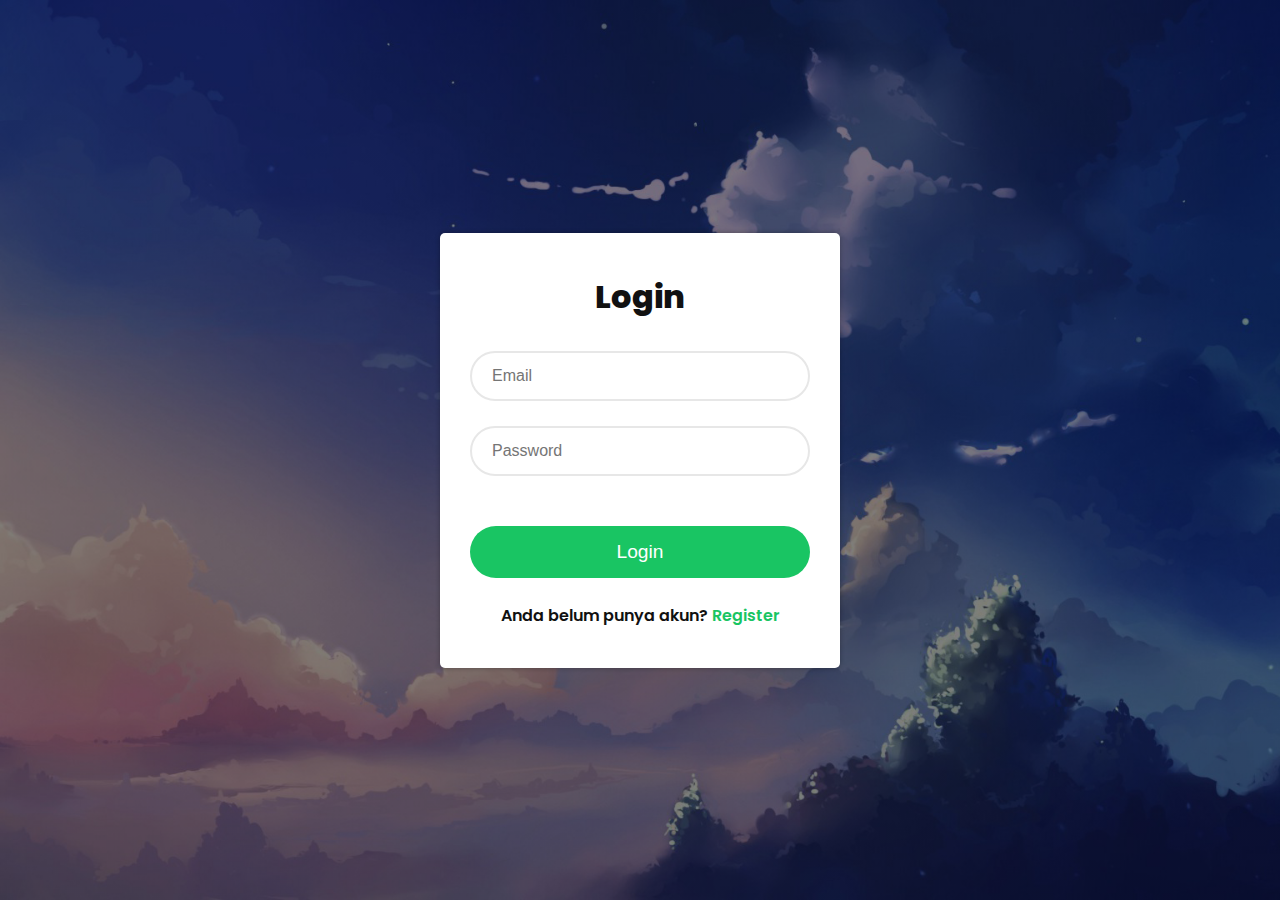
<file: LOGINGG.html>
<!DOCTYPE html>
<html>
  <head>
    <meta charset="utf-8" />
    <meta name="viewport" content="width=device-width, initial-scale=1.0" />
    <link
      rel="stylesheet"
      href="https://stackpath.bootstrapcdn.com/font-awesome/4.7.0/css/font-awesome.min.css"
    />
    <link rel="stylesheet" type="text/css" href="REGISTERGG.css" />
    <title>Login Pengguna</title>
  </head>

  <body>
    <div class="container">
      <form action="" method="POST" class="login-email">
        <p class="login-text" style="font-size: 2rem; font-weight: 800">
          Login
        </p>
        <div class="input-group">
          <input type="email" placeholder="Email" name="email" required />
        </div>
        <div class="input-group">
          <input
            type="password"
            placeholder="Password"
            name="password"
            required
          />
        </div>
        <div class="input-group">
          <button name="submit" a href="index.html" class="btn">Login</button>
        </div>
        <p class="login-register-text">
          Anda belum punya akun? <a href="REGISTERGG.html">Register</a>
        </p>
      </form>
    </div>
  </body>
</html>
</file>
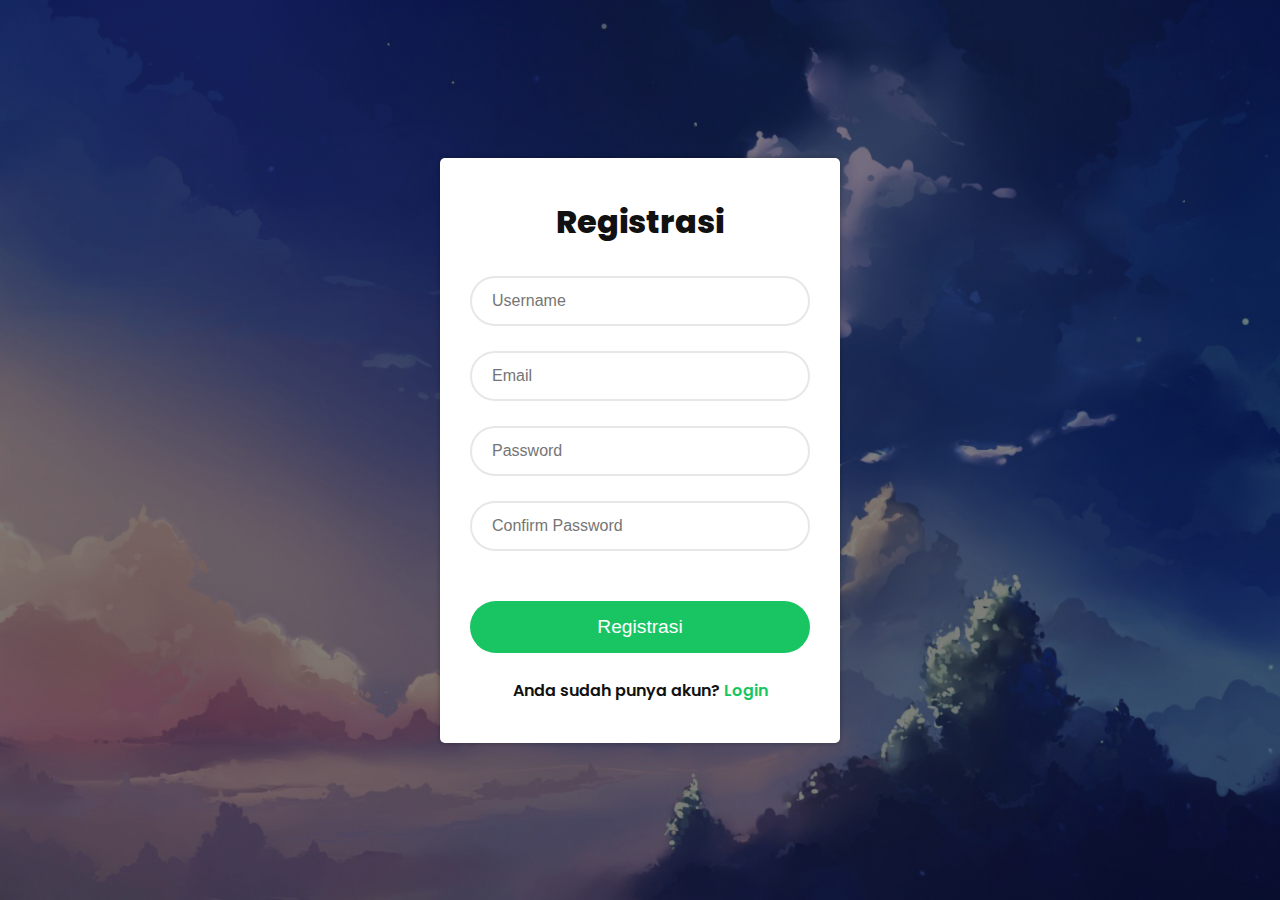
<file: REGISTERGG.html>
<!DOCTYPE html>
<html>
  <head>
    <meta charset="utf-8" />
    <meta name="viewport" content="width=device-width, initial-scale=1.0" />
    <link
      rel="stylesheet"
      href="https://stackpath.bootstrapcdn.com/font-awesome/4.7.0/css/font-awesome.min.css"
    />
    <link rel="stylesheet" type="text/css" href="REGISTERGG.css" />
    <title>Registrasi Pengguna</title>
  </head>

  <body>
    <div class="container">
      <form action="" method="POST" class="login-email">
        <p class="login-text" style="font-size: 2rem; font-weight: 800">
          Registrasi
        </p>
        <div class="input-group">
          <input type="text" placeholder="Username" name="username" required />
        </div>
        <div class="input-group">
          <input type="email" placeholder="Email" name="email" required />
        </div>
        <div class="input-group">
          <input
            type="password"
            placeholder="Password"
            name="password"
            required
          />
        </div>
        <div class="input-group">
          <input
            type="password"
            placeholder="Confirm Password"
            name="cpassword"
            required
          />
        </div>
        <div class="input-group">
          <button name="submit" href="monitoring.html" class="btn">
            Registrasi
          </button>
        </div>
        <p class="login-register-text">
          Anda sudah punya akun? <a href="LOGINGG.html">Login</a>
        </p>
      </form>
    </div>
  </body>
</html>
</file>
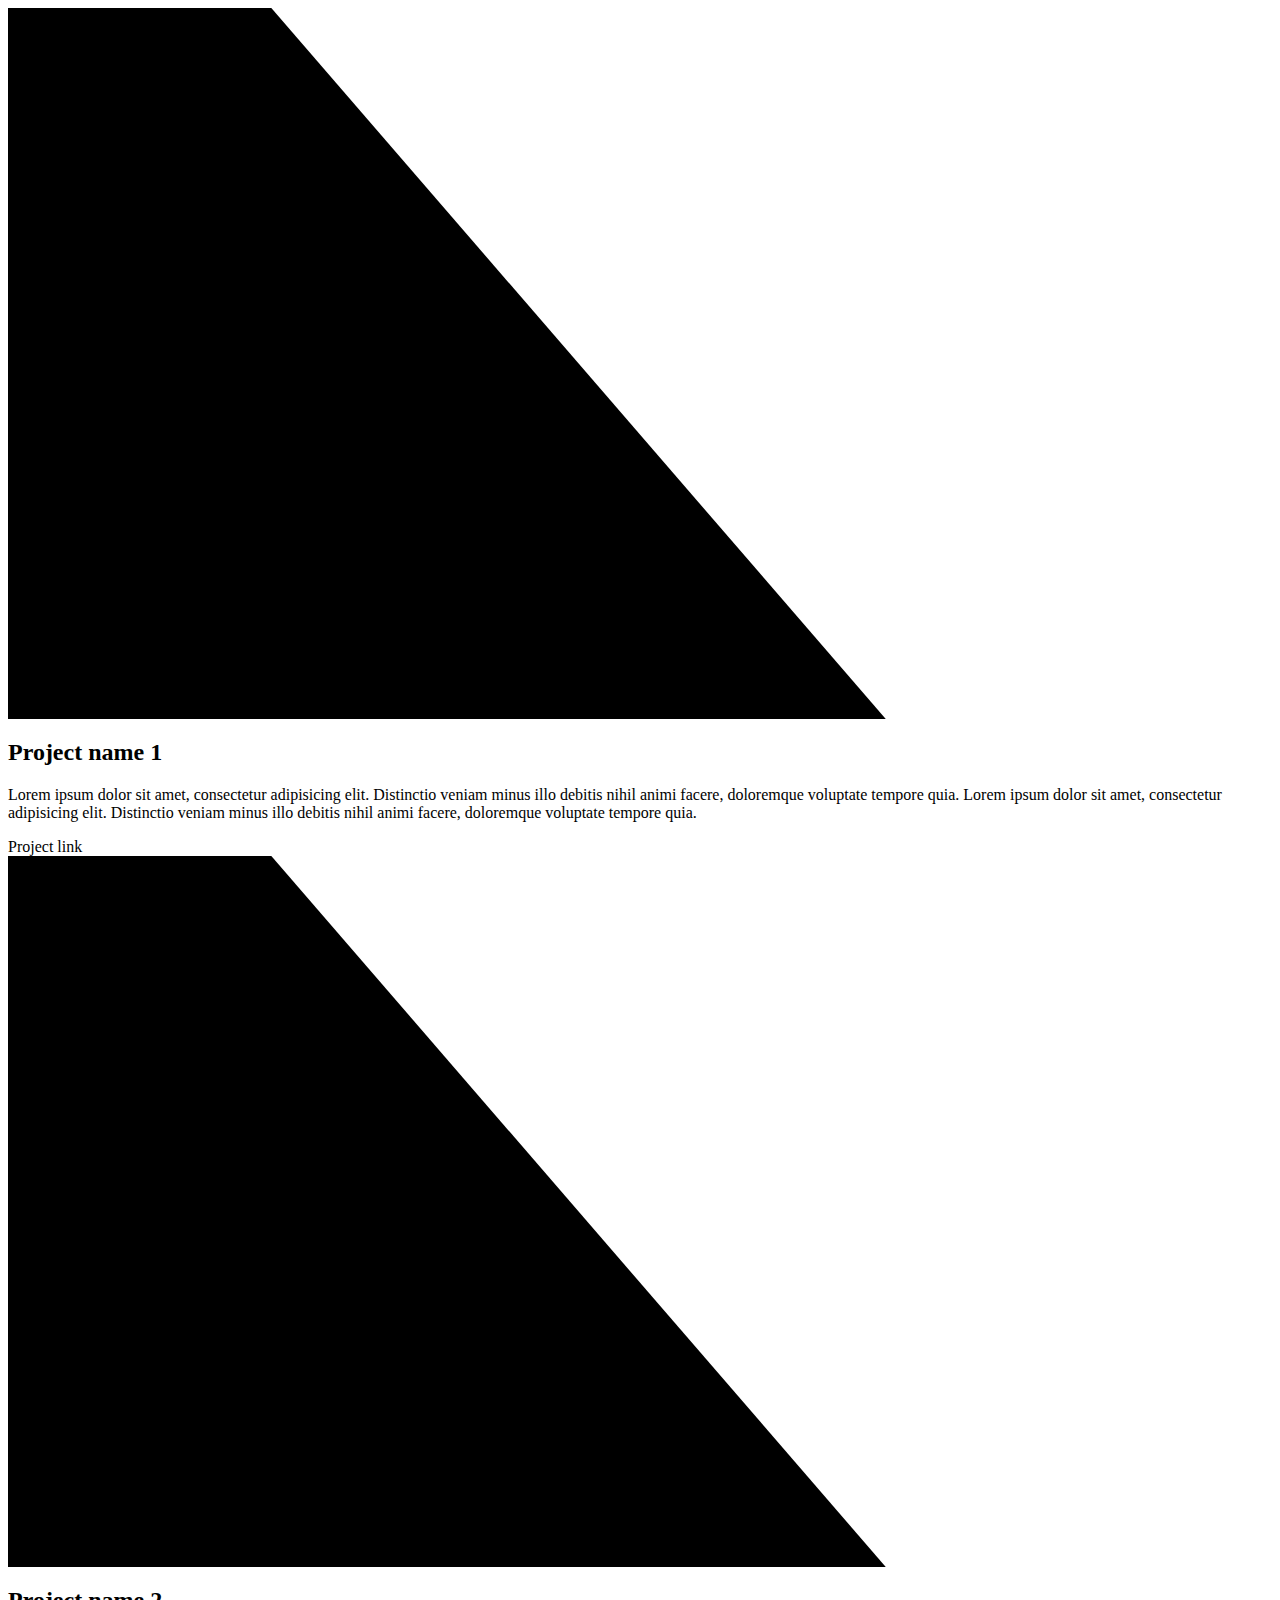
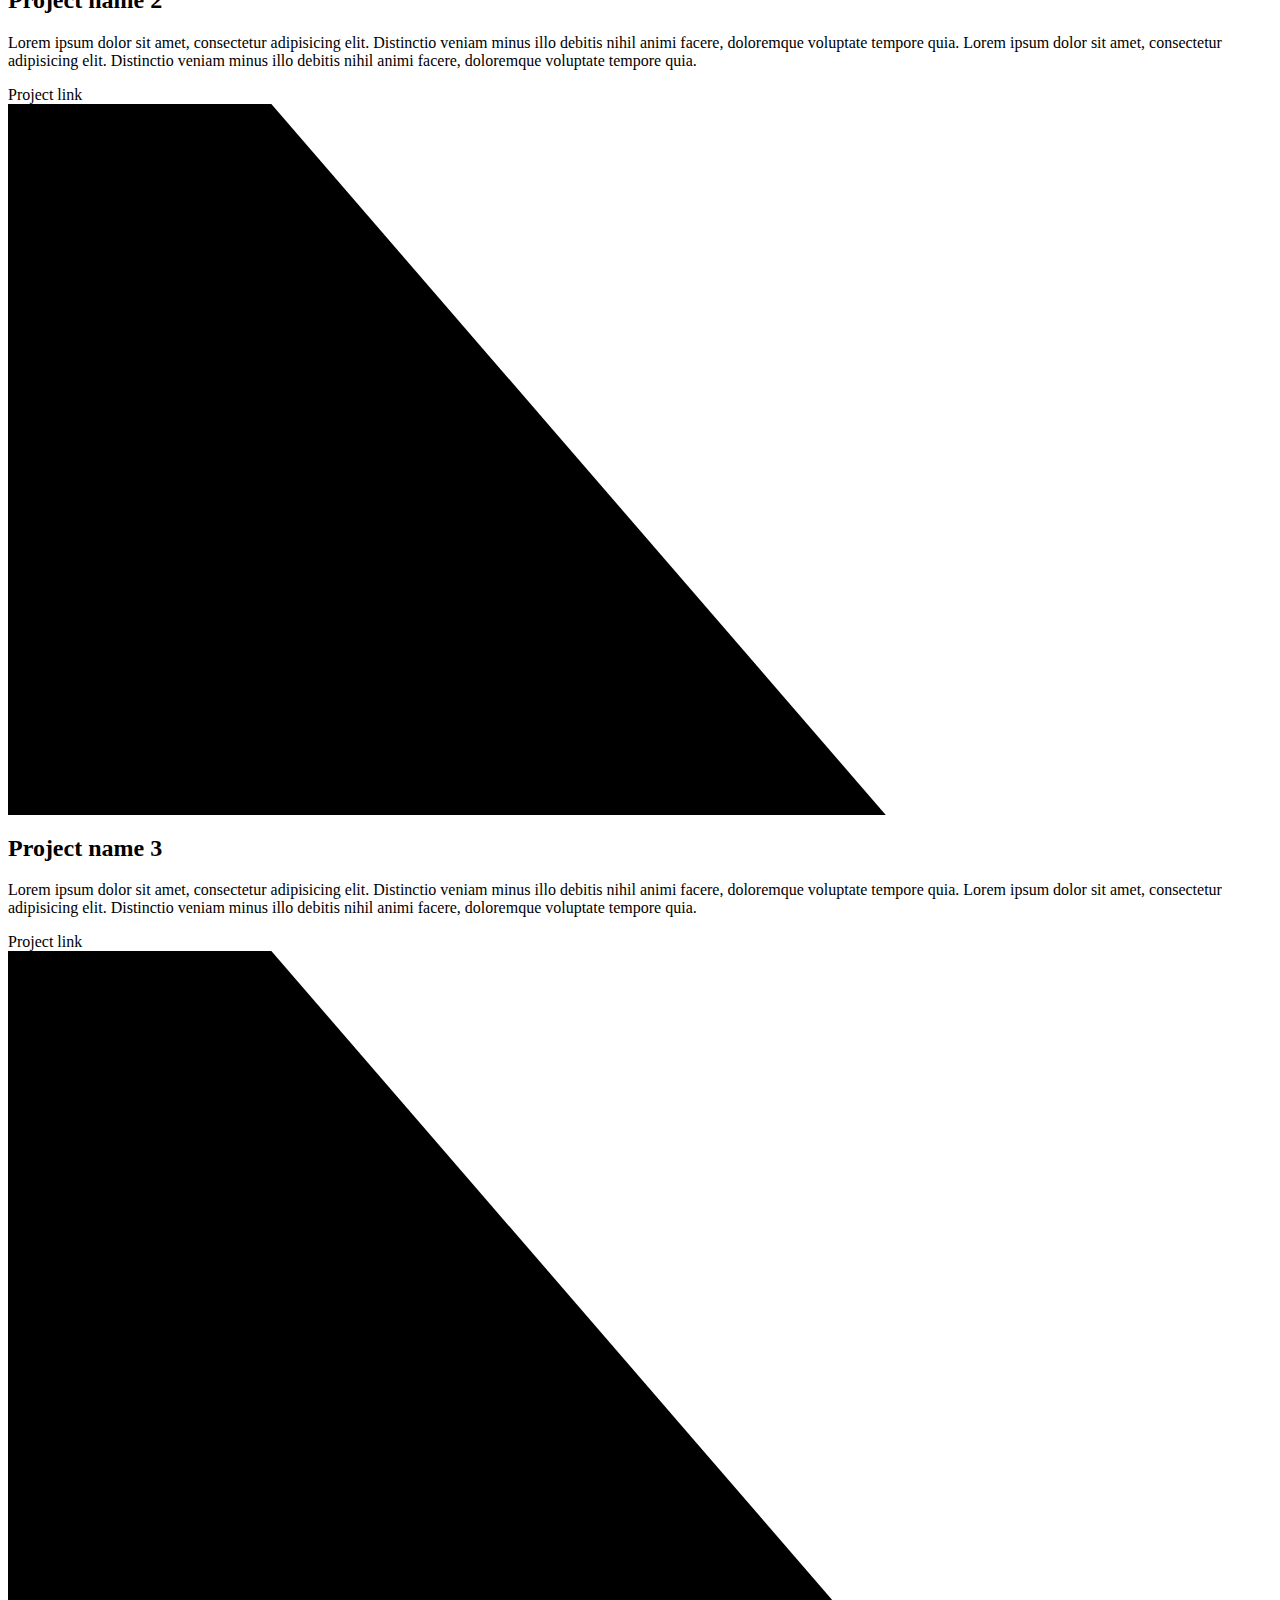
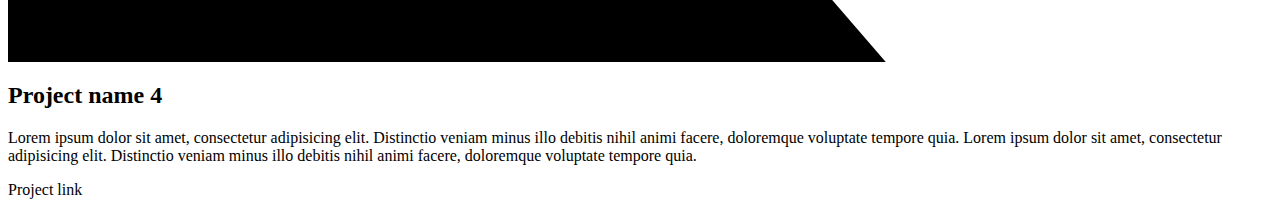
<file: wallpaper.html>
<html>
    <body>
<div class="slider-container">
    <div class="slider-control left inactive"></div>
    <div class="slider-control right"></div>
    <ul class="slider-pagi"></ul>
    <div class="slider">
      <div class="slide slide-0 active">
        <div class="slide__bg"></div>
        <div class="slide__content">
          <svg class="slide__overlay" viewBox="0 0 720 405" preserveAspectRatio="xMaxYMax slice">
            <path class="slide__overlay-path" d="M0,0 150,0 500,405 0,405" />
          </svg>
          <div class="slide__text">
            <h2 class="slide__text-heading">Project name 1</h2>
            <p class="slide__text-desc">Lorem ipsum dolor sit amet, consectetur adipisicing elit. Distinctio veniam minus illo debitis nihil animi facere, doloremque voluptate tempore quia. Lorem ipsum dolor sit amet, consectetur adipisicing elit. Distinctio veniam minus illo debitis nihil animi facere, doloremque voluptate tempore quia.</p>
            <a class="slide__text-link">Project link</a>
          </div>
        </div>
      </div>
      <div class="slide slide-1 ">
        <div class="slide__bg"></div>
        <div class="slide__content">
          <svg class="slide__overlay" viewBox="0 0 720 405" preserveAspectRatio="xMaxYMax slice">
            <path class="slide__overlay-path" d="M0,0 150,0 500,405 0,405" />
          </svg>
          <div class="slide__text">
            <h2 class="slide__text-heading">Project name 2</h2>
            <p class="slide__text-desc">Lorem ipsum dolor sit amet, consectetur adipisicing elit. Distinctio veniam minus illo debitis nihil animi facere, doloremque voluptate tempore quia. Lorem ipsum dolor sit amet, consectetur adipisicing elit. Distinctio veniam minus illo debitis nihil animi facere, doloremque voluptate tempore quia.</p>
            <a class="slide__text-link">Project link</a>
          </div>
        </div>
      </div>
      <div class="slide slide-2">
        <div class="slide__bg"></div>
        <div class="slide__content">
          <svg class="slide__overlay" viewBox="0 0 720 405" preserveAspectRatio="xMaxYMax slice">
            <path class="slide__overlay-path" d="M0,0 150,0 500,405 0,405" />
          </svg>
          <div class="slide__text">
            <h2 class="slide__text-heading">Project name 3</h2>
            <p class="slide__text-desc">Lorem ipsum dolor sit amet, consectetur adipisicing elit. Distinctio veniam minus illo debitis nihil animi facere, doloremque voluptate tempore quia. Lorem ipsum dolor sit amet, consectetur adipisicing elit. Distinctio veniam minus illo debitis nihil animi facere, doloremque voluptate tempore quia.</p>
            <a class="slide__text-link">Project link</a>
          </div>
        </div>
      </div>
      <div class="slide slide-3">
        <div class="slide__bg"></div>
        <div class="slide__content">
          <svg class="slide__overlay" viewBox="0 0 720 405" preserveAspectRatio="xMaxYMax slice">
            <path class="slide__overlay-path" d="M0,0 150,0 500,405 0,405" />
          </svg>
          <div class="slide__text">
            <h2 class="slide__text-heading">Project name 4</h2>
            <p class="slide__text-desc">Lorem ipsum dolor sit amet, consectetur adipisicing elit. Distinctio veniam minus illo debitis nihil animi facere, doloremque voluptate tempore quia. Lorem ipsum dolor sit amet, consectetur adipisicing elit. Distinctio veniam minus illo debitis nihil animi facere, doloremque voluptate tempore quia.</p>
            <a class="slide__text-link">Project link</a>
          </div>
        </div>
      </div>
    </div>
  </div>
</body>
</html>
</file>
<file: REGISTERGG.css>
@import url('https://fonts.googleapis.com/css2?family=Poppins:ital,wght@0,100;0,200;0,300;0,400;0,500;0,600;0,700;0,800;0,900;1,100;1,200;1,300;1,400;1,500;1,600;1,700;1,800;1,900&display=swap');
 
* {
    margin: 0;
    padding: 0;
    box-sizing: border-box;
}
 
body {
    width: 100%;
    min-height: 100vh;
    background-image: linear-gradient(rgba(0, 0, 0, .5), rgba(0, 0, 0, .5)), url(gambar.jpg);
    background-position: center;
    background-size: cover;
    display: flex;
    justify-content: center;
    align-items: center;
    font-family: 'Poppins', sans-serif;
    color: #111;
}
 
.container {
    width: 400px;
    min-height: 400px;
    background: #FFF;
    border-radius: 5px;
    box-shadow: 0 0 5px rgba(0, 0, 0, .3);
    padding: 40px 30px;
}
 
.container-logout {
    width: 500px;
    min-height: 200px;
    background: #FFF;
    border-radius: 5px;
    box-shadow: 0 0 5px rgba(0, 0, 0, .3);
    padding: 40px 30px;
}
 
h1 {
    font-weight: 500;
    font-size: 1.1rem;
    text-align: center;
    margin-bottom: 20px;
    display: block;
    text-transform: capitalize;
}
 
.input-group {
    width: 100%;
    margin-bottom: 25px;
}
 
.input-group input {
    width: 100%;
    height: 50px;
    border: 2px solid #e7e7e7;
    padding: 15px 20px;
    font-size: 1rem;
    border-radius: 30px;
    background: transparent;
    outline: none;
    transition: .3s;
}
 
.input-group input:focus, .input-group input:valid {
    border-color: rgb(29, 234, 118);
}
 
.input-group .btn {
    display: block;
    width: 100%;
    padding: 15px 20px;
    text-align: center;
    border: none;
    background:rgb(25, 197, 99);
    outline: none;
    border-radius: 30px;
    font-size: 1.2rem;
    color: #FFF;
    cursor: pointer;
    transition: .3s;
    margin-top: 50px;
}
 
.input-group .btn:hover {
    transform: translateY(-5px);
    background: rgb(4, 140, 63);
}
 
.login-register-text, .login-register-text a {
    color: #111;
    font-weight: 600;
    text-decoration: none;
}

.login-register-text {
    text-align: center;
}
.login-register-text a {
    color: rgb(25, 197, 99);
}

.login-text{
    text-align: center;
    margin-bottom: 30px;
}
@media (max-width: 430px) {
    .container {
        width: 300px;
    }
}
</file>
